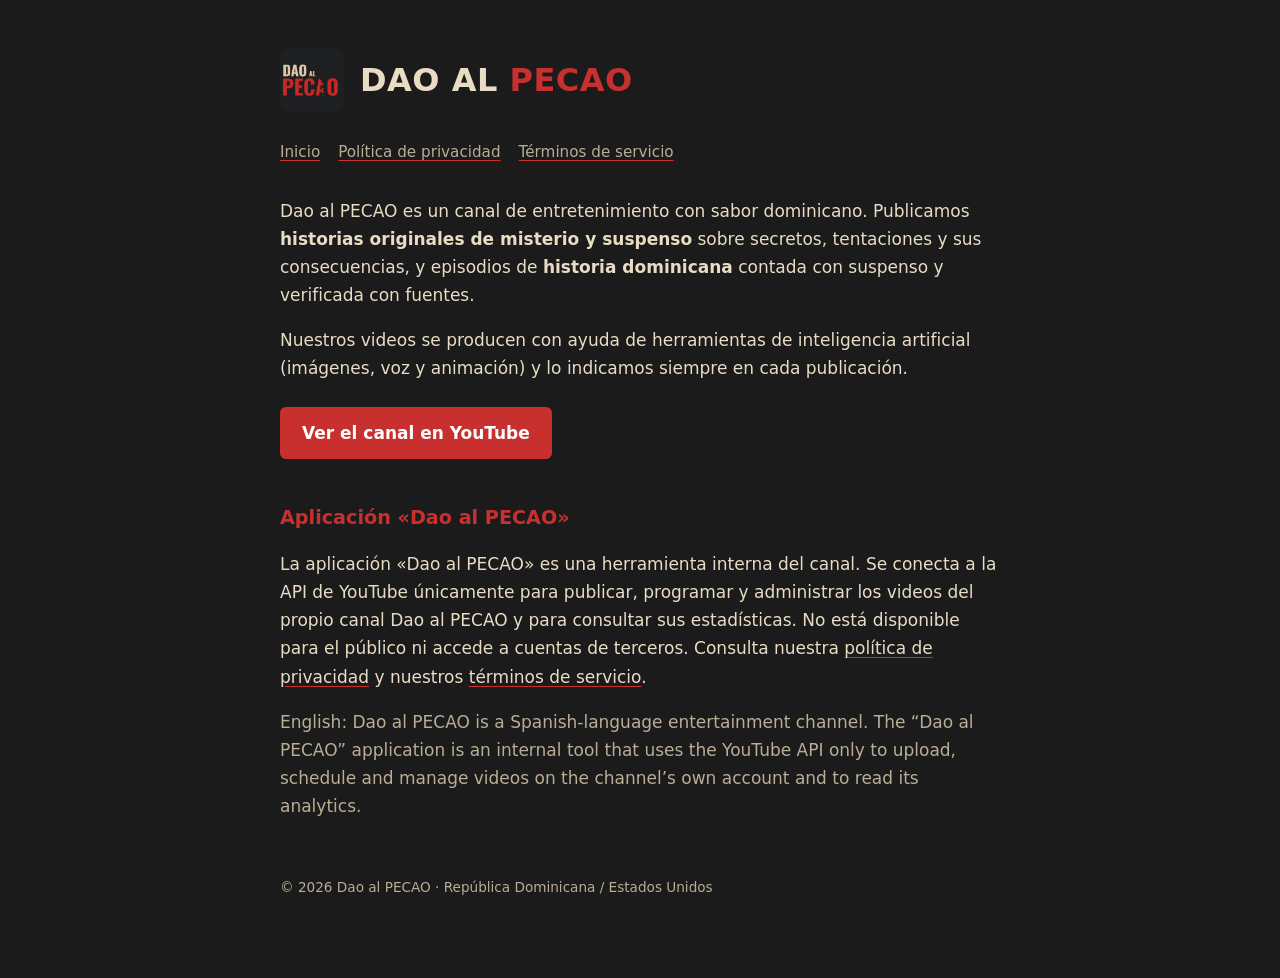
<file: index.html>
<!doctype html>
<html lang="es">
<head>
<meta charset="utf-8">
<meta name="viewport" content="width=device-width, initial-scale=1">
<title>Dao al PECAO</title>
<meta name="description" content="Historias originales de misterio y suspenso, e historia dominicana contada con suspenso.">
<link rel="stylesheet" href="estilo.css">
</head>
<body>
<main>
  <header>
    <img src="logo.jpg" alt="Logo de Dao al PECAO">
    <h1>DAO AL <span>PECAO</span></h1>
  </header>
  <nav>
    <a href="./">Inicio</a>
    <a href="privacidad.html">Política de privacidad</a>
    <a href="terminos.html">Términos de servicio</a>
  </nav>

  <p>Dao al PECAO es un canal de entretenimiento con sabor dominicano. Publicamos <strong>historias originales de misterio y suspenso</strong>
  sobre secretos, tentaciones y sus consecuencias, y episodios de <strong>historia dominicana</strong> contada con suspenso y verificada con fuentes.</p>

  <p>Nuestros videos se producen con ayuda de herramientas de inteligencia artificial (imágenes, voz y animación) y lo indicamos siempre en cada publicación.</p>

  <a class="boton" href="https://www.youtube.com/@Daoalpecaotv">Ver el canal en YouTube</a>

  <h2>Aplicación «Dao al PECAO»</h2>
  <p>La aplicación «Dao al PECAO» es una herramienta interna del canal. Se conecta a la API de YouTube únicamente para
  publicar, programar y administrar los videos del propio canal Dao al PECAO y para consultar sus estadísticas.
  No está disponible para el público ni accede a cuentas de terceros. Consulta nuestra
  <a href="privacidad.html">política de privacidad</a> y nuestros <a href="terminos.html">términos de servicio</a>.</p>

  <p class="nota" lang="en">English: Dao al PECAO is a Spanish-language entertainment channel. The “Dao al PECAO” application is an internal tool
  that uses the YouTube API only to upload, schedule and manage videos on the channel’s own account and to read its analytics.</p>

  <footer>© 2026 Dao al PECAO · República Dominicana / Estados Unidos</footer>
</main>
</body>
</html>
</file>
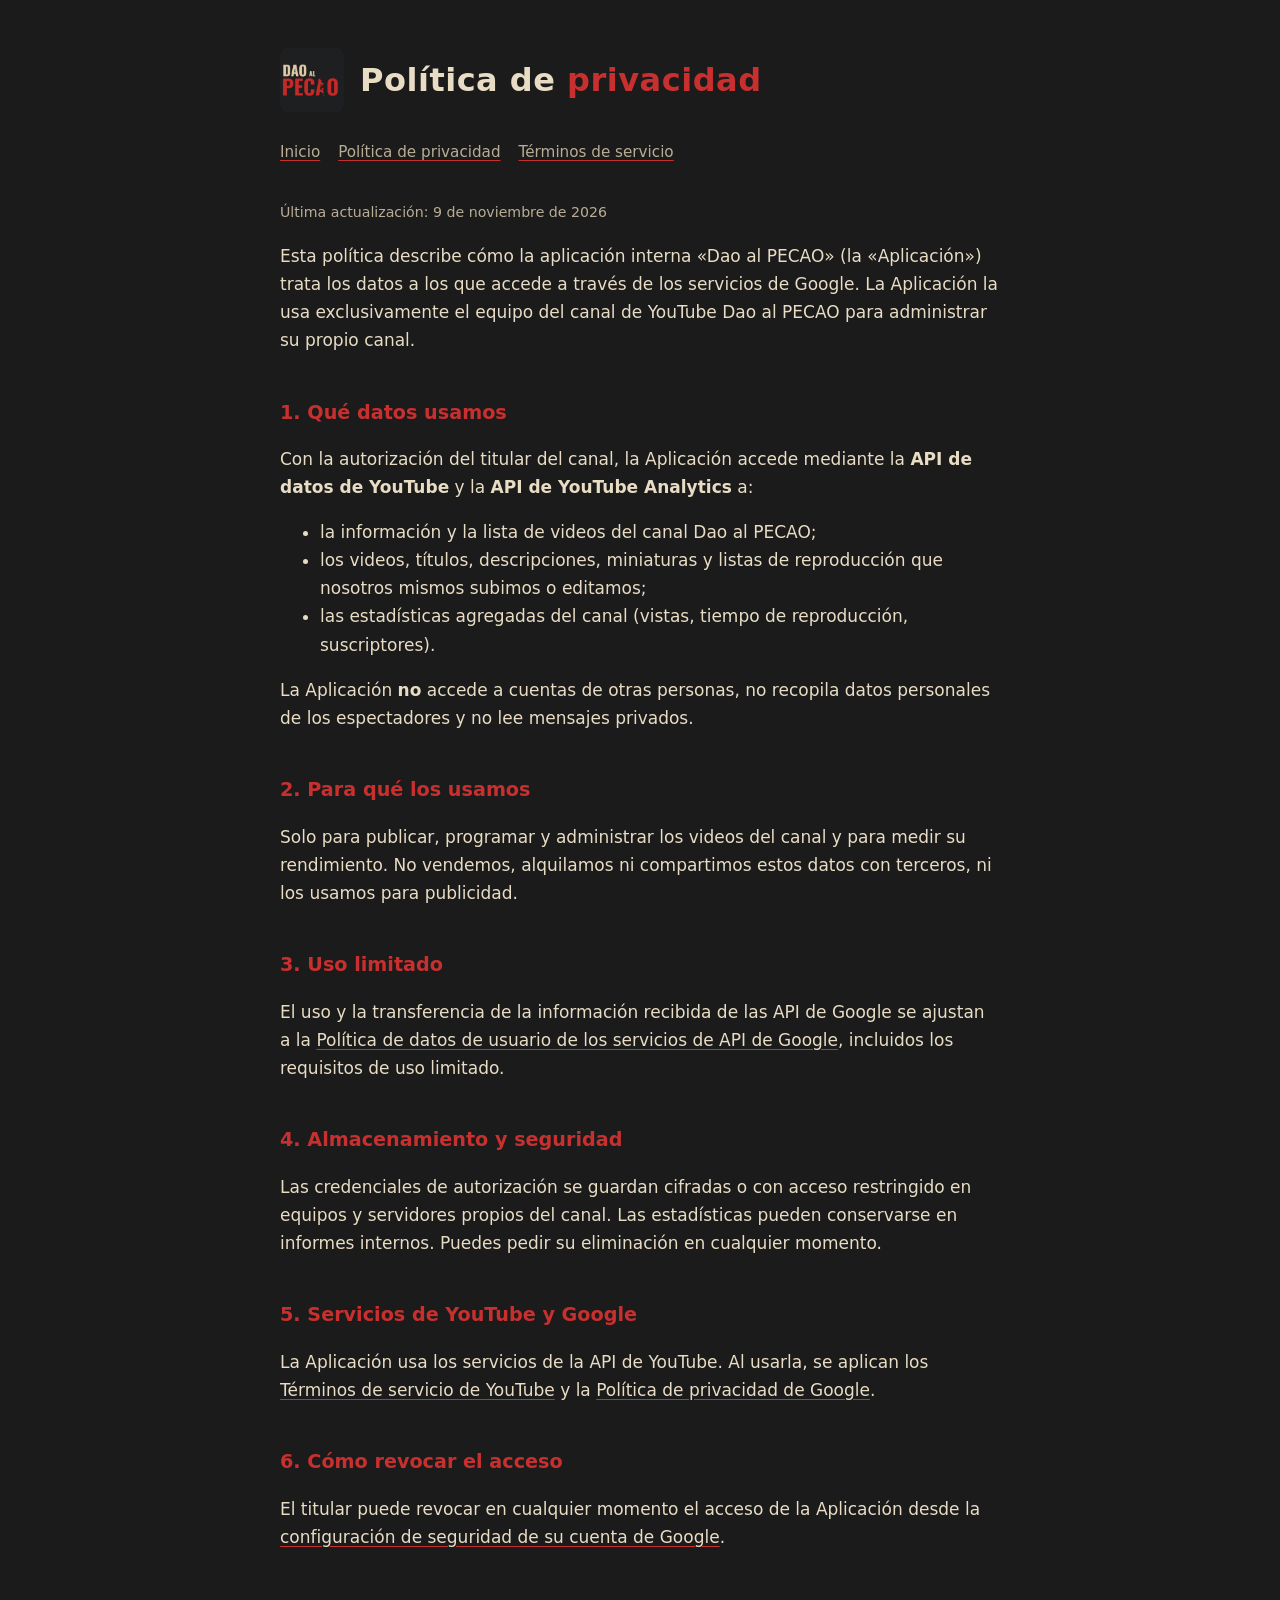
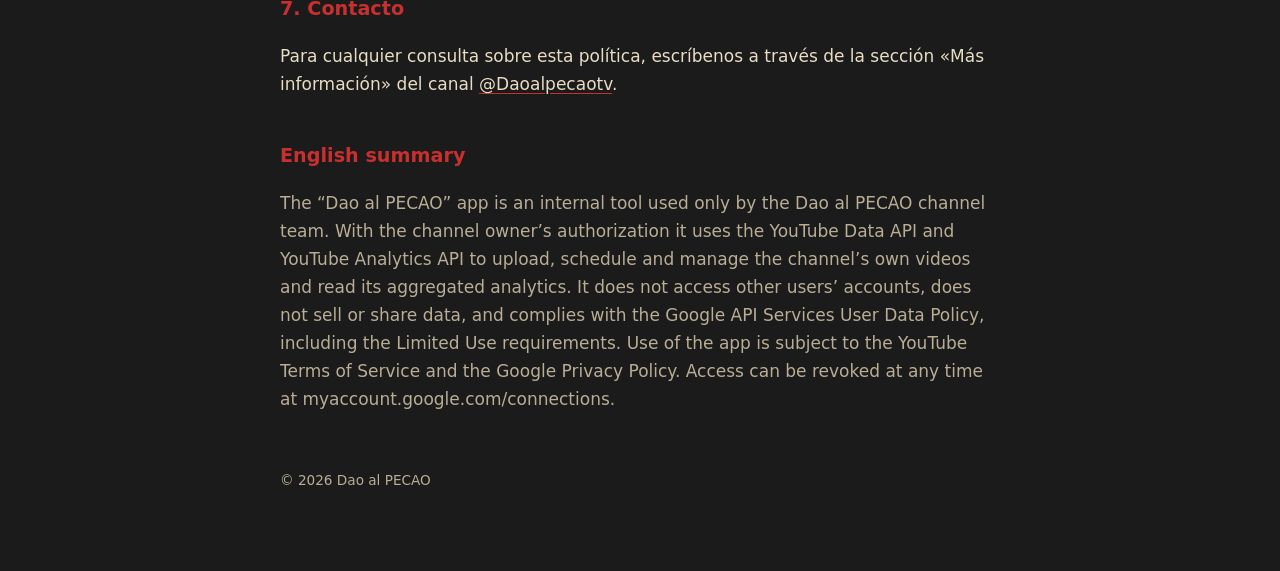
<file: privacidad.html>
<!doctype html>
<html lang="es">
<head>
<meta charset="utf-8">
<meta name="viewport" content="width=device-width, initial-scale=1">
<title>Política de privacidad · Dao al PECAO</title>
<link rel="stylesheet" href="estilo.css">
</head>
<body>
<main>
  <header>
    <img src="logo.jpg" alt="Logo de Dao al PECAO">
    <h1>Política de <span>privacidad</span></h1>
  </header>
  <nav>
    <a href="./">Inicio</a>
    <a href="privacidad.html">Política de privacidad</a>
    <a href="terminos.html">Términos de servicio</a>
  </nav>

  <p><small>Última actualización: 9 de noviembre de 2026</small></p>

  <p>Esta política describe cómo la aplicación interna «Dao al PECAO» (la «Aplicación») trata los datos a los que accede a través de los
  servicios de Google. La Aplicación la usa exclusivamente el equipo del canal de YouTube Dao al PECAO para administrar su propio canal.</p>

  <h2>1. Qué datos usamos</h2>
  <p>Con la autorización del titular del canal, la Aplicación accede mediante la <strong>API de datos de YouTube</strong> y la
  <strong>API de YouTube Analytics</strong> a:</p>
  <ul>
    <li>la información y la lista de videos del canal Dao al PECAO;</li>
    <li>los videos, títulos, descripciones, miniaturas y listas de reproducción que nosotros mismos subimos o editamos;</li>
    <li>las estadísticas agregadas del canal (vistas, tiempo de reproducción, suscriptores).</li>
  </ul>
  <p>La Aplicación <strong>no</strong> accede a cuentas de otras personas, no recopila datos personales de los espectadores y no lee mensajes privados.</p>

  <h2>2. Para qué los usamos</h2>
  <p>Solo para publicar, programar y administrar los videos del canal y para medir su rendimiento. No vendemos, alquilamos ni compartimos
  estos datos con terceros, ni los usamos para publicidad.</p>

  <h2>3. Uso limitado</h2>
  <p>El uso y la transferencia de la información recibida de las API de Google se ajustan a la
  <a href="https://developers.google.com/terms/api-services-user-data-policy">Política de datos de usuario de los servicios de API de Google</a>,
  incluidos los requisitos de uso limitado.</p>

  <h2>4. Almacenamiento y seguridad</h2>
  <p>Las credenciales de autorización se guardan cifradas o con acceso restringido en equipos y servidores propios del canal. Las estadísticas
  pueden conservarse en informes internos. Puedes pedir su eliminación en cualquier momento.</p>

  <h2>5. Servicios de YouTube y Google</h2>
  <p>La Aplicación usa los servicios de la API de YouTube. Al usarla, se aplican los
  <a href="https://www.youtube.com/t/terms">Términos de servicio de YouTube</a> y la
  <a href="https://policies.google.com/privacy">Política de privacidad de Google</a>.</p>

  <h2>6. Cómo revocar el acceso</h2>
  <p>El titular puede revocar en cualquier momento el acceso de la Aplicación desde la
  <a href="https://myaccount.google.com/connections">configuración de seguridad de su cuenta de Google</a>.</p>

  <h2>7. Contacto</h2>
  <p>Para cualquier consulta sobre esta política, escríbenos a través de la sección «Más información» del canal
  <a href="https://www.youtube.com/@Daoalpecaotv">@Daoalpecaotv</a>.</p>

  <h2 lang="en">English summary</h2>
  <p class="nota" lang="en">The “Dao al PECAO” app is an internal tool used only by the Dao al PECAO channel team. With the channel owner’s
  authorization it uses the YouTube Data API and YouTube Analytics API to upload, schedule and manage the channel’s own videos and read its
  aggregated analytics. It does not access other users’ accounts, does not sell or share data, and complies with the Google API Services User
  Data Policy, including the Limited Use requirements. Use of the app is subject to the YouTube Terms of Service and the Google Privacy Policy.
  Access can be revoked at any time at myaccount.google.com/connections.</p>

  <footer>© 2026 Dao al PECAO</footer>
</main>
</body>
</html>
</file>
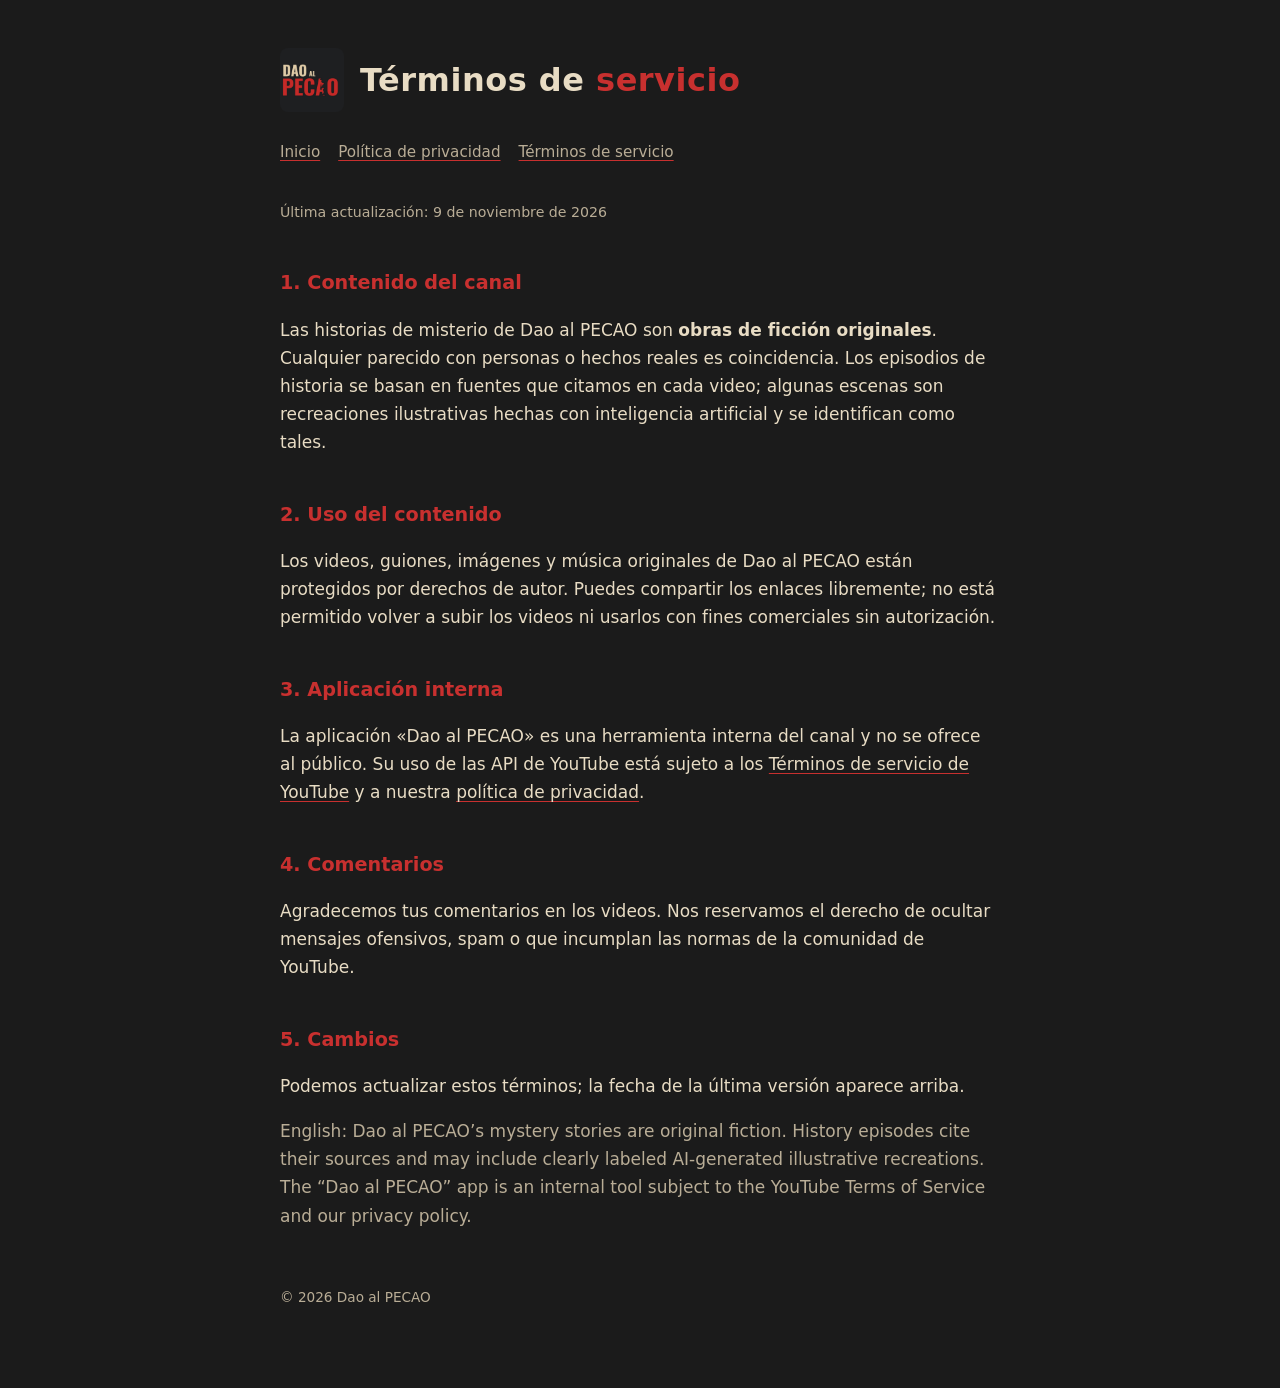
<file: terminos.html>
<!doctype html>
<html lang="es">
<head>
<meta charset="utf-8">
<meta name="viewport" content="width=device-width, initial-scale=1">
<title>Términos de servicio · Dao al PECAO</title>
<link rel="stylesheet" href="estilo.css">
</head>
<body>
<main>
  <header>
    <img src="logo.jpg" alt="Logo de Dao al PECAO">
    <h1>Términos de <span>servicio</span></h1>
  </header>
  <nav>
    <a href="./">Inicio</a>
    <a href="privacidad.html">Política de privacidad</a>
    <a href="terminos.html">Términos de servicio</a>
  </nav>

  <p><small>Última actualización: 9 de noviembre de 2026</small></p>

  <h2>1. Contenido del canal</h2>
  <p>Las historias de misterio de Dao al PECAO son <strong>obras de ficción originales</strong>. Cualquier parecido con personas o hechos reales es
  coincidencia. Los episodios de historia se basan en fuentes que citamos en cada video; algunas escenas son recreaciones ilustrativas hechas
  con inteligencia artificial y se identifican como tales.</p>

  <h2>2. Uso del contenido</h2>
  <p>Los videos, guiones, imágenes y música originales de Dao al PECAO están protegidos por derechos de autor. Puedes compartir los enlaces
  libremente; no está permitido volver a subir los videos ni usarlos con fines comerciales sin autorización.</p>

  <h2>3. Aplicación interna</h2>
  <p>La aplicación «Dao al PECAO» es una herramienta interna del canal y no se ofrece al público. Su uso de las API de YouTube está sujeto a los
  <a href="https://www.youtube.com/t/terms">Términos de servicio de YouTube</a> y a nuestra <a href="privacidad.html">política de privacidad</a>.</p>

  <h2>4. Comentarios</h2>
  <p>Agradecemos tus comentarios en los videos. Nos reservamos el derecho de ocultar mensajes ofensivos, spam o que incumplan las normas de la comunidad de YouTube.</p>

  <h2>5. Cambios</h2>
  <p>Podemos actualizar estos términos; la fecha de la última versión aparece arriba.</p>

  <p class="nota" lang="en">English: Dao al PECAO’s mystery stories are original fiction. History episodes cite their sources and may include clearly
  labeled AI-generated illustrative recreations. The “Dao al PECAO” app is an internal tool subject to the YouTube Terms of Service and our privacy policy.</p>

  <footer>© 2026 Dao al PECAO</footer>
</main>
</body>
</html>
</file>
<file: estilo.css>
:root { --fondo: #1b1b1b; --texto: #e8dcc4; --rojo: #c8302f; --suave: #b9ad96; }
* { box-sizing: border-box; }
body { margin: 0; background: var(--fondo); color: var(--texto); font: 17px/1.65 system-ui, -apple-system, "Segoe UI", Roboto, sans-serif; }
main { max-width: 760px; margin: 0 auto; padding: 48px 20px 80px; }
header { display: flex; align-items: center; gap: 16px; margin-bottom: 28px; }
header img { width: 64px; height: 64px; border-radius: 8px; }
h1 { font-size: 2rem; line-height: 1.2; margin: 0; letter-spacing: .5px; }
h1 span { color: var(--rojo); }
h2 { color: var(--rojo); font-size: 1.2rem; margin-top: 2.2em; }
a { color: var(--texto); text-decoration-color: var(--rojo); text-underline-offset: 3px; }
nav { margin: 0 0 32px; display: flex; gap: 18px; flex-wrap: wrap; font-size: .95rem; }
nav a { color: var(--suave); }
.boton { display: inline-block; background: var(--rojo); color: #fff; padding: 12px 22px; border-radius: 6px; text-decoration: none; font-weight: 700; margin-top: 8px; }
small, .nota { color: var(--suave); }
footer { margin-top: 56px; color: var(--suave); font-size: .85rem; }
</file>
